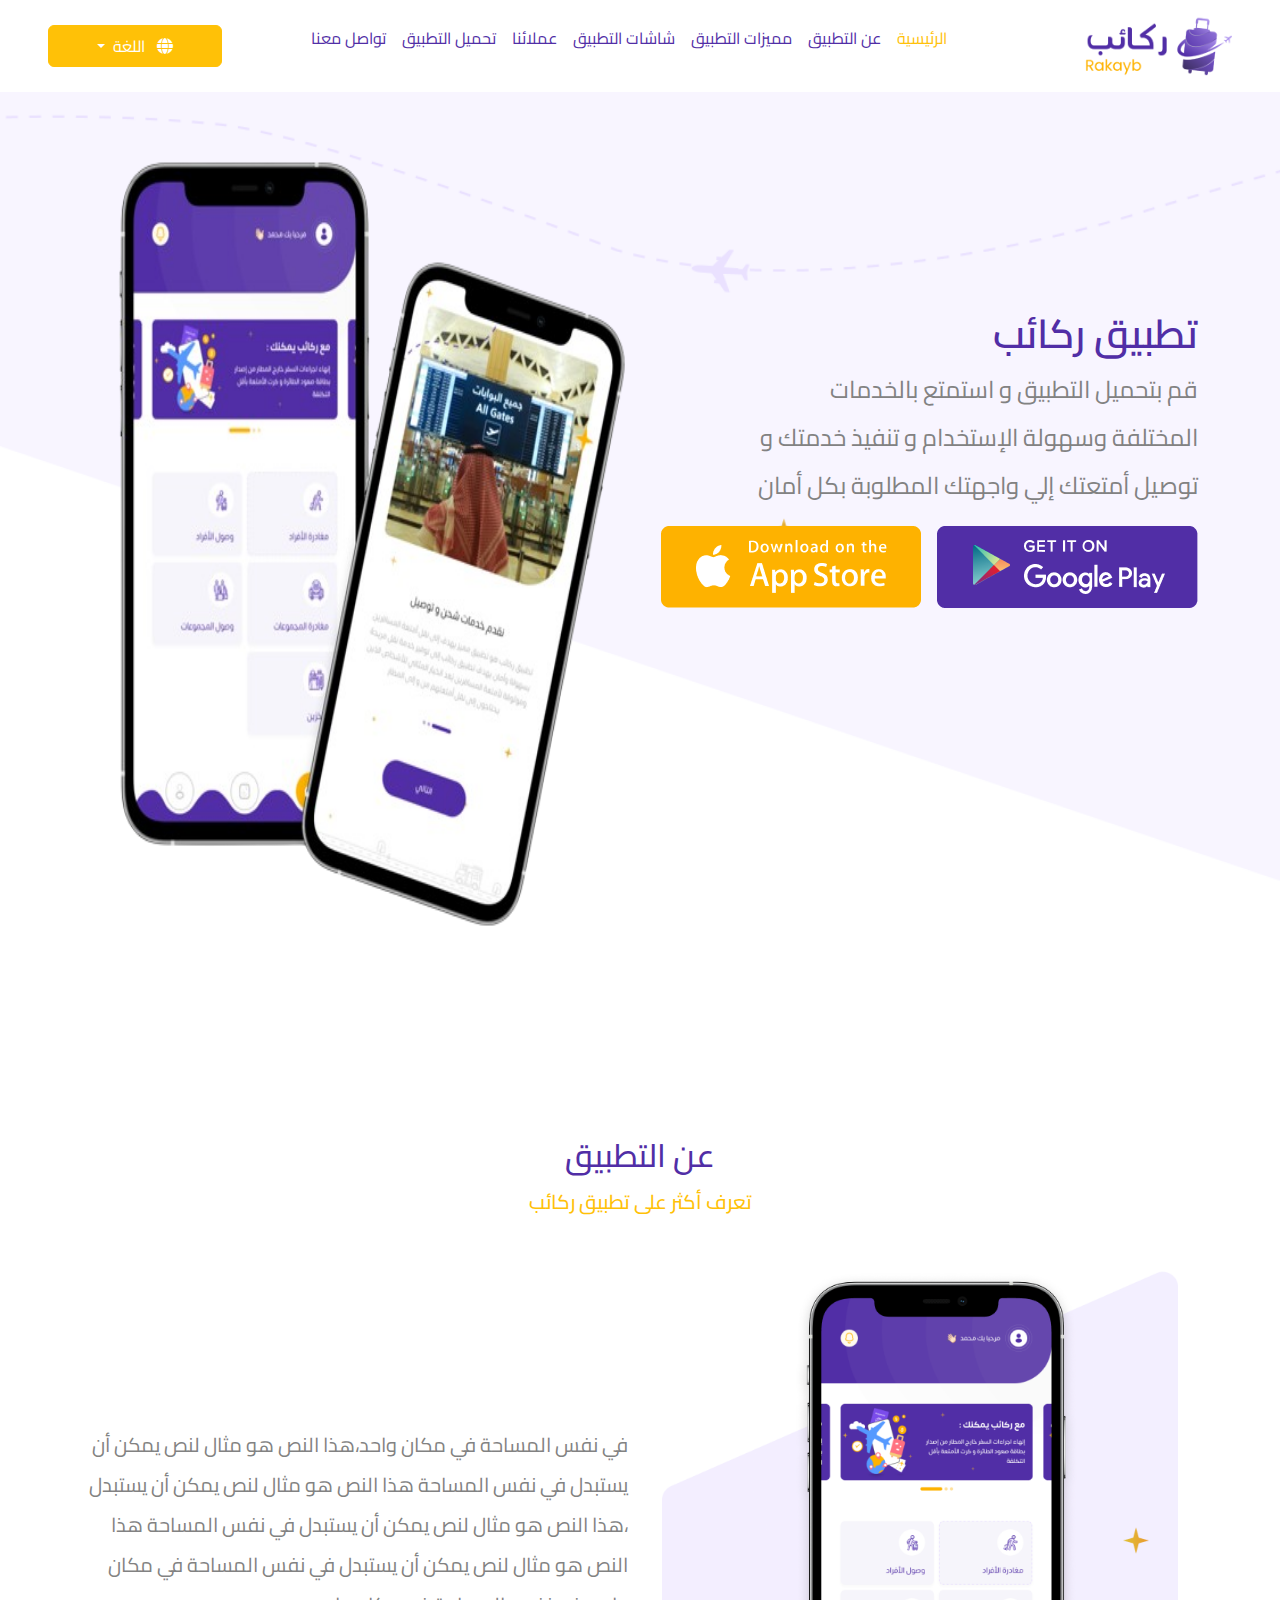
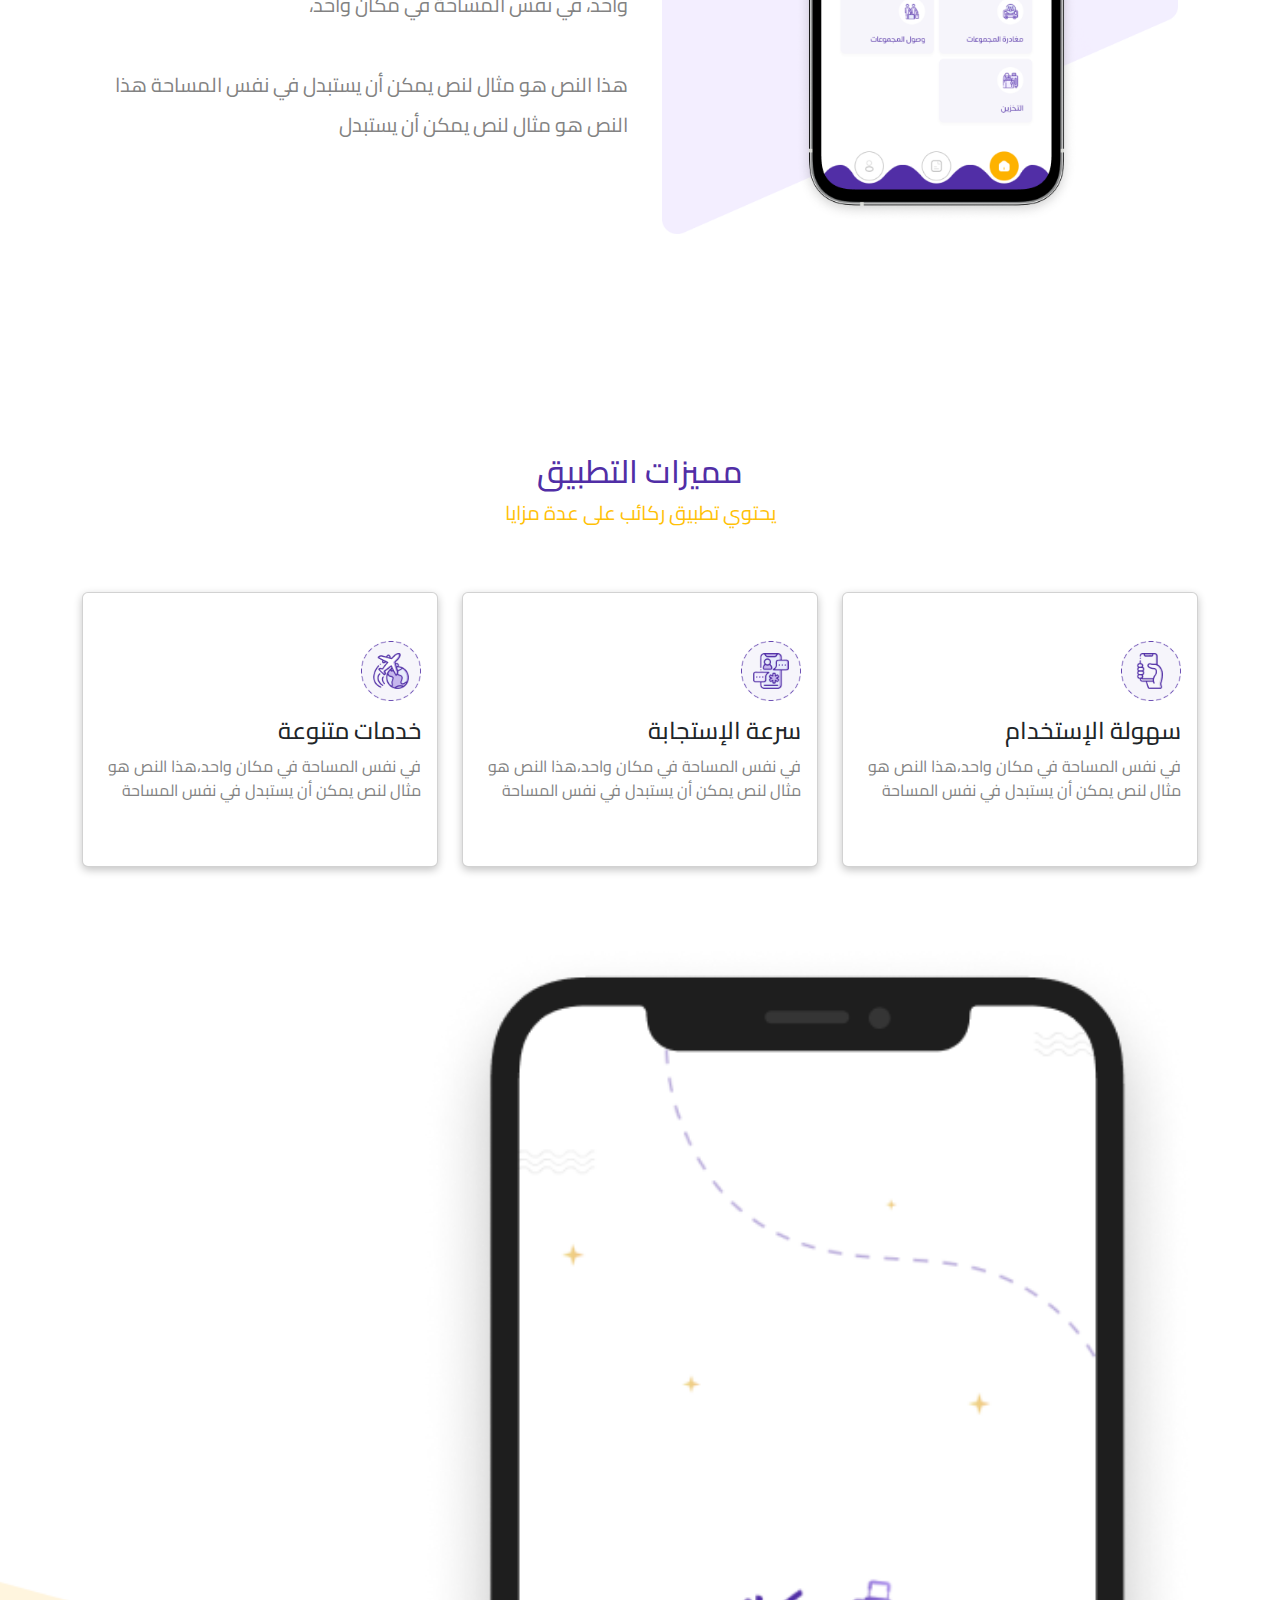
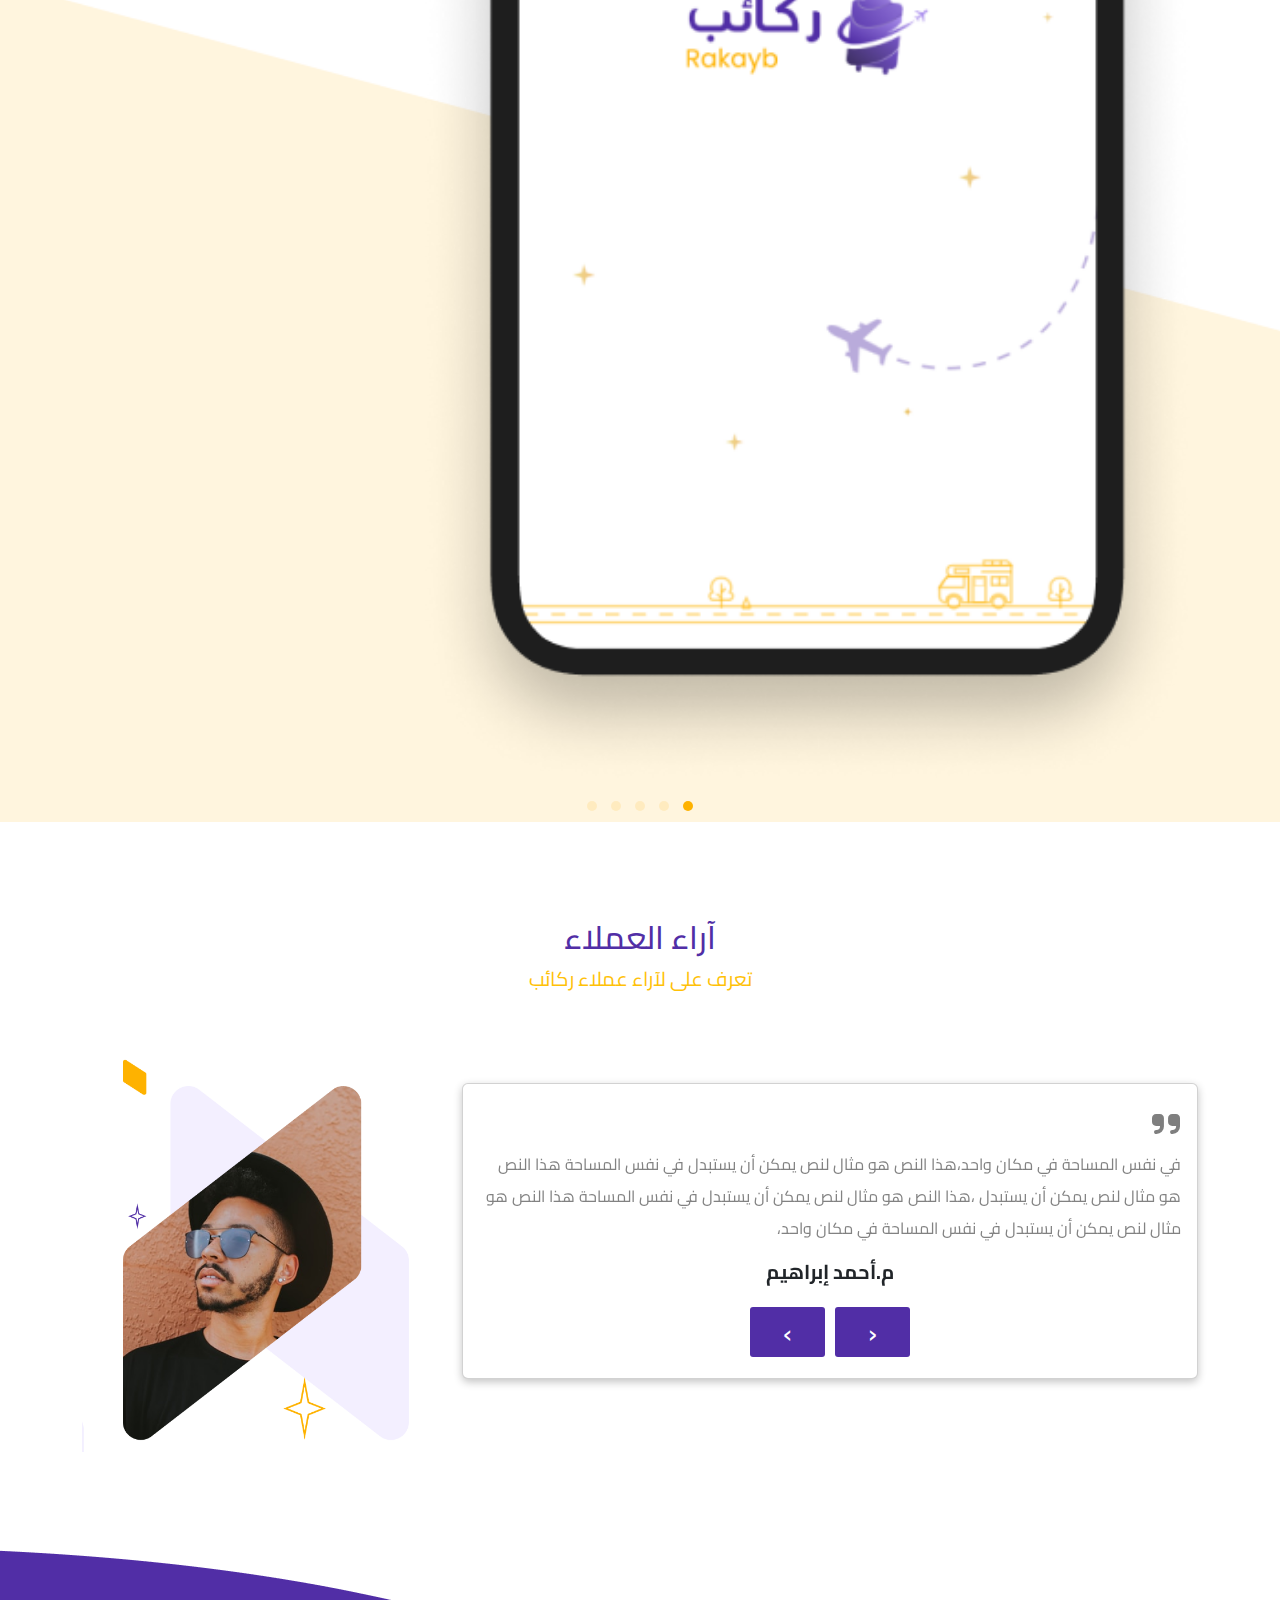
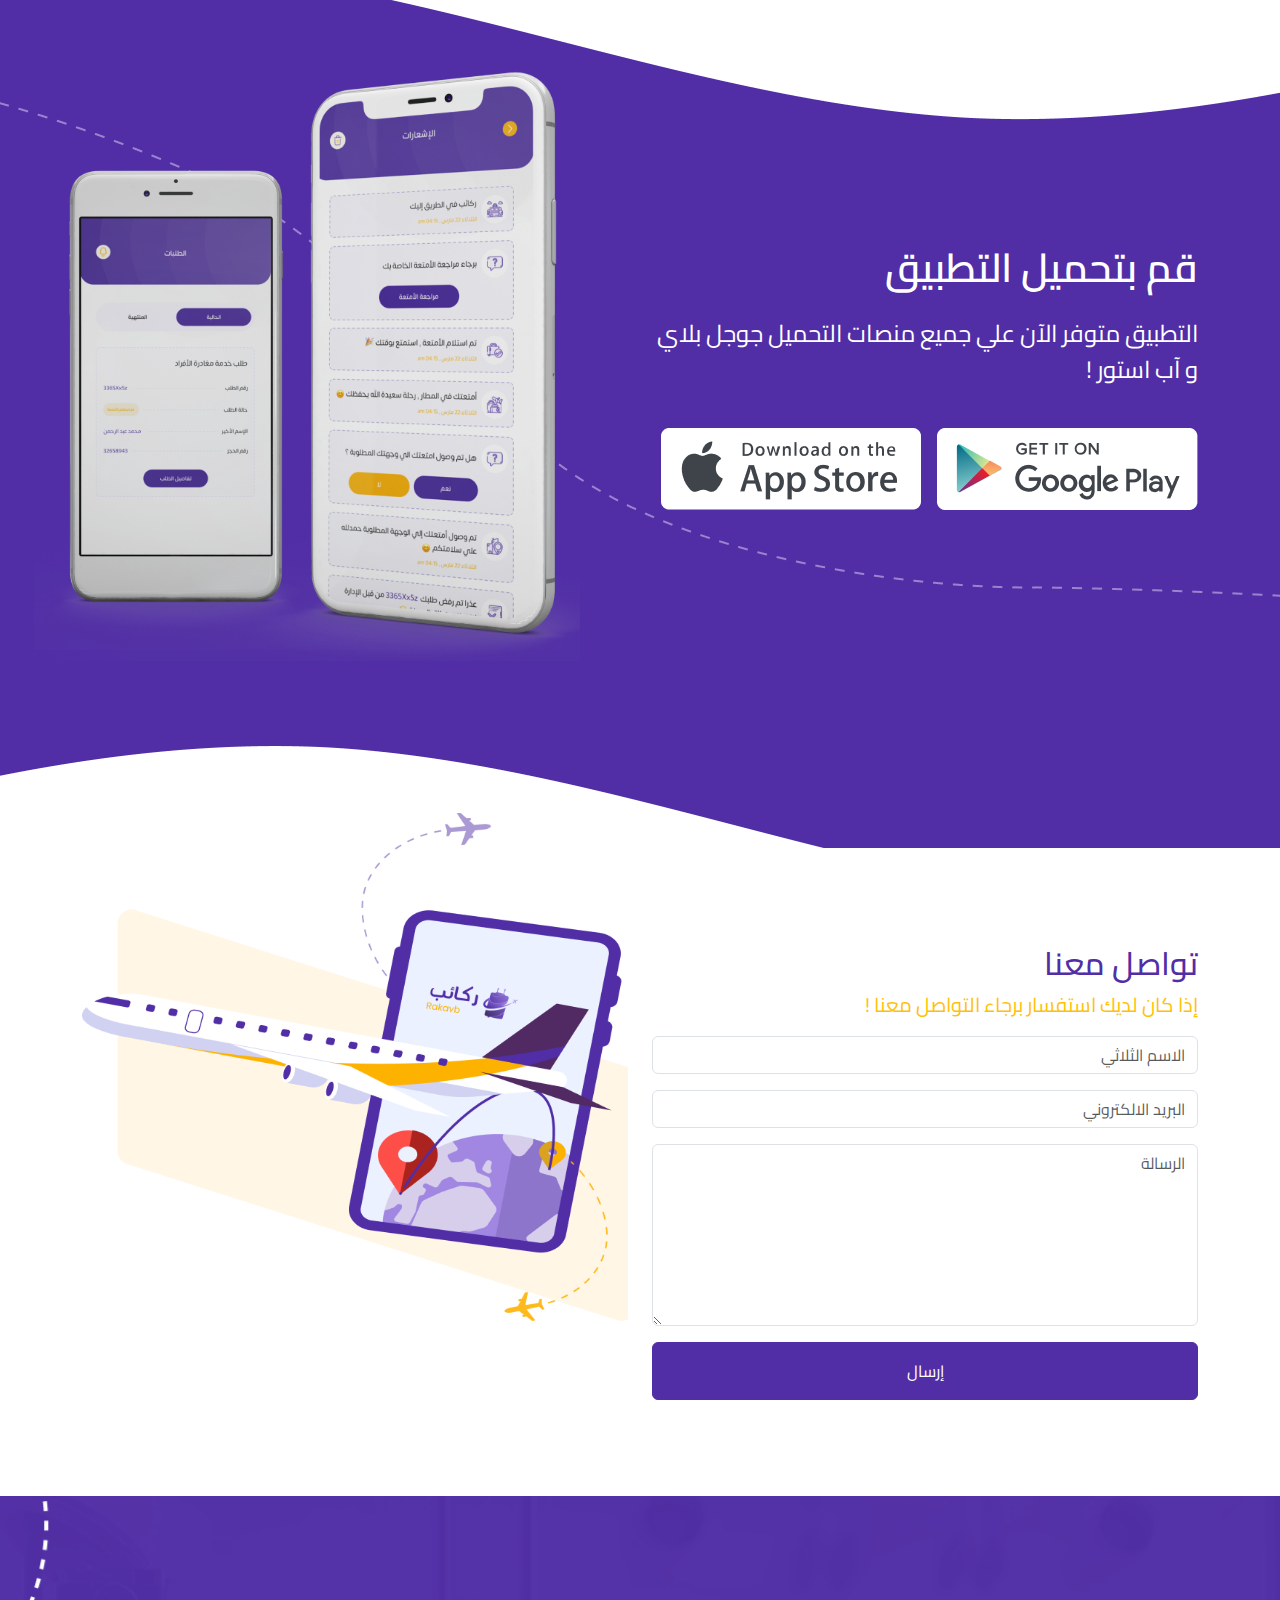
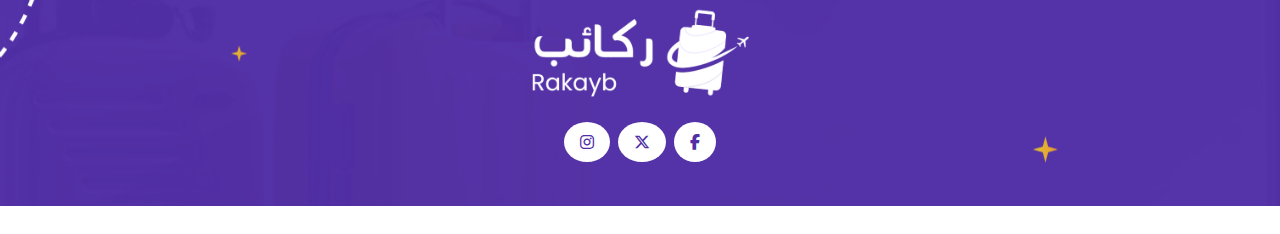
<file: index.html>
<!DOCTYPE html>
<html lang="en" dir="rtl">
<head>
    <meta charset="UTF-8">
    <meta name="viewport" content="width=device-width, initial-scale=1.0">
    <title>ركائب</title>
    <link rel="preconnect" href="https://fonts.googleapis.com">
    <link rel="preconnect" href="https://fonts.gstatic.com" crossorigin>
    <link href="https://fonts.googleapis.com/css2?family=Cairo:wght@200..1000&display=swap" rel="stylesheet">
<link rel="stylesheet" href="./assets/css/owl.carousel.min.css">
<link rel="stylesheet" href="./assets/css/owl.theme.default.min.css">
   
    <link rel="stylesheet" href="./assets/css/bootstrap.rtl.min.css">
    <link rel="stylesheet" href="./assets/css/all.min.css">
    <link rel="stylesheet" href="./assets/css/style.css">
    
</head>
<body>
  <!-- NAVBAR -->
  <header class="d-flex w-100 align-items-center justify-content-between  py-3 px-lg-5 fixed-top bg-white" >
    <a class="logo me-5" href="#"><img src="./assets/images/logo.png" height="60px" alt="logo"></a>
      <div class="icon d-none">
        <div class="line"></div>
        <div class="line"></div>
        <div class="line"></div>
      </div>
      <nav class="nav-bar d-flex ">
        <ul class="list-unstyled d-flex">
          <li >
            <a href="#" class="active d-block text-warning text-decoration-none px-2">الرئيسية</a>
          </li>
          <li>
            <a href="#" class="d-block text-decoration-none px-2" >عن التطبيق</a>
          </li>
          <li>
            <a href="#" class="d-block text-decoration-none px-2">مميزات التطبيق

            </a>
          </li>
          <li>
            <a href="#" class="d-block text-decoration-none px-2">شاشات التطبيق

            </a>
          </li>
          <li>
            <a href="#" class="d-block text-decoration-none px-2">عملائنا</a>
          </li>
          <li>
            <a href="#" class="d-block text-decoration-none px-2">تحميل التطبيق</a>
          </li>
          <li class="">
            <a href="#" class="d-block text-decoration-none px-2" >تواصل معنا</a>
          </li>
      
        </ul>

      </nav>
      <div class="dropdown show">
        <a class="btn btn-warning py-md-2 px-md-5 text-white dropdown-toggle" href="#" role="button" id="dropdownMenuLink" data-bs-toggle="dropdown" aria-haspopup="true" aria-expanded="false">
            <i class="fa-solid fa-globe me-2 mt-1 "></i> اللغة
        </a>
      
        <ul class="dropdown-menu" aria-labelledby="dropdownMenuLink">
          <li><a class="dropdown-item " onclick="changeLanguage('ar')" href="#">العربية</a></li>
          <li> <a class="dropdown-item" onclick="changeLanguage('en')" href="#">English</a></li>
          
        </ul>
      </div>
<!-- END NAVBAR -->
 </header>
 <!-- SECTION HEADER -->
 <section class="page-header py-5">
    <div class="container py-5">
      <div class="row">
        <div class="col-lg-6 pt-5 ">
          <div class="pt-5">
<div class="right-header">

  <h1 class="pt-5">تطبيق ركائب</h1>
  <p class="lh-lg me-5 pe-5 fs-4">قم بتحميل التطبيق و استمتع بالخدمات المختلفة وسهولة الإستخدام و تنفيذ خدمتك و توصيل أمتعتك إلي واجهتك المطلوبة بكل أمان</p>
</div>
<div class="d-md-flex d-sm-block">
  <img src="./assets/images/goole.png" class="me-3 app" alt="">
  <img src="./assets/images/app.png" alt="">
</div>
          </div>
        </div>
        <div class="col-lg-6 text-end pt-5">
          <div>
            <img src="./assets/images/phones.png" class="w-100" style="height: 800px;" alt="">
          </div>
        </div>

      </div>
    </div>
  </section>
  <!--END SECTION HEADER -->
   <!-- ABOUT SECTION -->
<section class="about py-5">

    <div class="container py-5">
      <h2 class="text-center">عن التطبيق</h2>
      <h5 class="text-warning text-center py-2">تعرف أكثر على تطبيق ركائب</h5>
      <div class="row">
        <div class="col-md-6">
  <div>
    <img src="./assets/images/about.png" class="w-100" alt="">
  </div>
      </div>
      <div class="col-md-6  d-flex align-items-center">
  <div class="py-lg-5 ">
  
    <p class="lh-lg fs-5 ">في نفس المساحة في مكان واحد،هذا النص هو مثال لنص يمكن أن يستبدل في نفس المساحة هذا النص هو مثال لنص يمكن أن يستبدل ،هذا النص هو مثال لنص يمكن أن يستبدل في نفس المساحة هذا النص هو مثال لنص يمكن أن يستبدل في نفس المساحة في مكان واحد،
      في نفس المساحة في مكان واحد، <br><br>هذا النص هو مثال لنص يمكن أن يستبدل في نفس المساحة هذا النص هو مثال لنص يمكن أن يستبدل</p>
    </div>
      </div>
        </div>
    </div>
  </section>
  
  
     <!-- END ABOUT SECTION -->
      <!-- ADVANTAGES -->
     <section class="advantages pb-5" >
        <div class="container">
          <h2 class="text-center">مميزات التطبيق</h2>
          <p class="text-center text-warning fs-5 pb-5">يحتوي تطبيق ركائب على عدة مزايا</p>
          <div class="row">
            <div class="col-md-4">
              <div class="card text-start py-5 mb-4">
                <img class="card-img-top ms-3 " src="./assets/images/3.png" style="width: 60px;" alt="Title" />
                <div class="card-body">
                  <h4 class="card-title">سهولة الإستخدام</h4>
                  <p class="card-text">في نفس المساحة في مكان واحد،هذا النص هو مثال لنص يمكن أن يستبدل في نفس المساحة </p>
                </div>
              </div>
              
            </div>
            <div class="col-md-4">
                <div class="card text-start py-5 mb-4">
              <img class="card-img-top ms-3" src="./assets/images/2.png" style="width: 60px;" alt="Title" />
              <div class="card-body">
                <h4 class="card-title">سرعة الإستجابة</h4>
                <p class="card-text">في نفس المساحة في مكان واحد،هذا النص هو مثال لنص يمكن أن يستبدل في نفس المساحة </p>
              </div>
            </div></div>
            <div class="col-md-4">  
              <div class="card text-start py-5">
              <img class="card-img-top ms-3 " src="./assets/images/1.png" style="width: 60px;" alt="Title" />
              <div class="card-body">
                <h4 class="card-title">خدمات متنوعة</h4>
                <p class="card-text">في نفس المساحة في مكان واحد،هذا النص هو مثال لنص يمكن أن يستبدل في نفس المساحة </p>
              </div>
            </div></div>
  
          </div>
        </div>
       </section>
       <!-- END ADVANTAGES -->
        <!-- SLIDER -->

<section class="slider">
    <div class="container">
      <div class="row">
        <div class="col-md-12">
          <div class="owl-carousel  carousel_se_01_carousel owl-theme" id="slider-recruitment">
            <div><img src="./assets/images/Orders.png" style="width: 70%;" class="text-center"  alt=""></div>
            <div><img src="./assets/images/Orders (1).png"  style="width: 50%; height: 40%;"alt=""></div>
            <div><img src="./assets/images/Orders (2).png"  style="width: 50%; height: 40%;"alt=""></div>
            <div><img src="./assets/images/Orders (3).png"  style="width: 50%; height: 40%;"alt=""></div>
            <div><img src="./assets/images/Orders (4).png"  style="width: 50%; height: 40%;"alt=""></div>
  
          </div>
  
  
        </div>
      </div>
    </div>
  </section>
   <!-- END SLIDER -->
<!-- CUSTOMERS -->

    <section class="py-5">

      <div class="container py-5">
        <h2 class="text-center">آراء العملاء</h2>
        <p class="text-center text-warning fs-5 pb-5">تعرف على لآراء عملاء ركائب</p>
        <div class="row">
          <div class="col-md-8  d-flex align-items-center">
            <div class="card text-start mb-5">
              <div class="card-body">
              <div class="owl-carousel owl-theme" id="carousel_se_02_carousel">
                <div>
                  <i class="fa-solid fa-quote-right fa-2x text-black-50 py-2" ></i>
                  <p class="lh-lg">في نفس المساحة في مكان واحد،هذا النص هو مثال لنص يمكن أن يستبدل في نفس المساحة هذا النص هو مثال لنص يمكن أن يستبدل ،هذا النص هو مثال لنص يمكن أن يستبدل في نفس المساحة هذا النص هو مثال لنص يمكن أن يستبدل في نفس المساحة في مكان واحد،</p>
                <h5 class="fw-bold text-center">م.أحمد إبراهيم</h5>  
                </div>
                <div>
                  <i class="fa-solid fa-quote-right fa-2x text-black-50 py-2" ></i>
                  <p class="lh-lg">في نفس المساحة في مكان واحد،هذا النص هو مثال لنص يمكن أن يستبدل في نفس المساحة هذا النص هو مثال لنص يمكن أن يستبدل ،هذا النص هو مثال لنص يمكن أن يستبدل في نفس المساحة هذا النص هو مثال لنص يمكن أن يستبدل في نفس المساحة في مكان واحد،</p>
                <h5 class="fw-bold text-center">م.أحمد إبراهيم</h5>  
                </div>
                <div>
                  <i class="fa-solid fa-quote-right fa-2x text-black-50 py-2" ></i>
                  <p class="lh-lg">في نفس المساحة في مكان واحد،هذا النص هو مثال لنص يمكن أن يستبدل في نفس المساحة هذا النص هو مثال لنص يمكن أن يستبدل ،هذا النص هو مثال لنص يمكن أن يستبدل في نفس المساحة هذا النص هو مثال لنص يمكن أن يستبدل في نفس المساحة في مكان واحد،</p>
                <h5 class="fw-bold text-center">م.أحمد إبراهيم</h5>  
                </div>
              </div>
              </div>
              </div> 
          </div>
          <div class="col-md-4">
    <div>
      <img src="./assets/images/customer.png" class="w-100" alt="">
    </div>
        </div>
          </div>
      </div>
    </section>
        <!-- END CUSTMORES -->
     <!-- DOWNLOAD -->
 <section class="download py-5">
    <div class="container py-5">
      <div class="row">
        <div class="col-lg-6">
          <div>
            <h1 class="text-white pb-3">قم بتحميل التطبيق</h1>
            <p class="text-white fs-4 pb-4">التطبيق متوفر الآن علي جميع منصات التحميل جوجل بلاي و آب استور !</p>
          </div>
          <div class="d-lg-flex d-md-block">
            <img src="./assets/images/Group (2).png" class="me-3 app" alt="">
            <img src="./assets/images/Group (3).png" alt="">
          </div>
        </div>
        <div class="col-lg-6">
          <img src="./assets/images/Mask group.png" class="w-100 mt-4 ms-lg-5 ms-md-0" alt="">
        </div>
      </div>
    </div>
   </section>
   <!-- END DOWNLOAD -->
     <!-- CONTACT US -->


      
         <section class="contact py-5">
          <div class="container py-5">
            <div class="row">
              <div class="col-md-6">
                <h2>تواصل معنا</h2>
                <p class="text-warning fs-5">إذا كان لديك استفسار برجاء التواصل معنا !</p>
                <form>
                  <div class="mb-3">
                    <input type="text" class="form-control" placeholder="الاسم الثلاثي">
                  </div>
                  <div class="mb-3">
                    <input type="email" class="form-control text-start"  id="exampleInputEmail1" aria-describedby="emailHelp" placeholder="البريد الالكتروني" >
                    </div>
                    <div class="mb-3">
                      <textarea class="form-control" id="exampleFormControlTextarea1" rows="7" placeholder="الرسالة"></textarea>
                    </div>
                  <a type="submit" class="btn btn-primary w-100 py-3 text-white">إرسال</a>
                </form>
              </div>
                  <div class="col-md-6">
            <div class="contact-image">
              <img src="./assets/images/contact-us.png" class="w-100" alt="">
            </div>
                </div>
              </div>
          </div>
        </section>
   <!--END CONTACT US -->





          <!-- FOOTER -->
  <footer class="py-5">
    <div class="container py-5">
      <div class="row pt-3">
        <div class="col-md-12">
          <div class="d-flex justify-content-center align-items-center">

            <img src="./assets/images/footer-logo.png" height="90px" alt="">
          </div>
        </div>
      </div>
      <div class="row py-4">
        <div class="col-md-12">
          <div class="d-flex justify-content-center align-content-center social-icons">
           <div class="bg-white rounded-5 rounded-circle px-3 py-2 mx-1  "><i class="fa-brands fa-facebook-f"></i></div>
           <div class="bg-white rounded-5 rounded-circle px-3 py-2 mx-1 "><i class="fa-brands fa-x-twitter"></i></div>
           <div class="bg-white rounded-5 rounded-circle px-3 py-2 mx-1  "><i class="fa-brands fa-instagram"></i></i></div>

          </div>
        </div>
      </div>
    </div>
  </footer>
  <!-- END FOOTER -->
  

 <script src="https://ajax.googleapis.com/ajax/libs/jquery/3.7.1/jquery.min.js"></script>
 <script src="./assets/js/owl.carousel.min.js"></script>
 <script src="./assets/js/script.js"></script>
 <script src="./assets/js/bootstrap.bundle.min.js"></script> 
</body>
</html>
</file>
<file: assets/css/style.css>
/* GLOBAL STYLES */
* {
    box-sizing: border-box;
    margin: 0;
    padding: 0;
}

body {
    font-family: "Cairo", sans-serif;
}

p {
    color: #828282;
}

h1, h2 {
    color: #512EA6;
}

/* NAVBAR */
.nav-bar ul li a {
    color: #512EA6;
    transition: .2s;
}

.nav-bar ul li a:hover {
    color: #FEB200;
}

@media (max-width: 768px) {
    header {
        padding: 0 30px;
    }

    .icon {
        display: block !important;
        cursor: pointer;
    }

    .icon .line {
        width: 30px;
        height: 3px;
        background-color: #575a5e;
        margin: 6px 0;
    }

    .nav-bar, .button {
        display: none;
    }

    .nav-bar.active {
        height: 400px;
    }

    .nav-bar {
        height: 0;
        width: 100vw;
        position: absolute;
        top: 92px;
        left: 0;
        right: 0;
        background: #512EA6;
        overflow: hidden;
        transition: height .5s;
    }

    .nav-bar ul {
        display: block !important;
        width: fit-content;
        margin: 30px;
        opacity: 0;
        transition: opacity .5s;
    }

    .nav-bar.active ul {
        opacity: 1 !important;
    }

    .nav-bar ul li {
        padding-block: 10px;
    }

    .nav-bar ul li a.active, .nav-bar ul li a {
        color: #FEB200 !important;
    }

   
}

/* PAGE HEADER */
.page-header {
    background: url(../images/bg-5.png) center/cover no-repeat;
    min-height: 100vh;
}

h1 {
    font-weight: 600;
}

.right-header {
    padding-top: 70px;
}

@media (max-width: 600px) {
    .app {
        margin-bottom: 10px;
    }
}

/* ADVANTAGES */
.card {
    box-shadow: rgba(0, 0, 0, 0.24) 0px 3px 8px;
}

.advantages .card:hover {
    border: 1px solid #512EA6;
}

/* SLIDER */
.slider {
    background: url(../images/bg-2.png) center/cover no-repeat;
    min-height: 100vh;
}
.owl-theme .owl-dots .owl-dot span{
    background-color: #feb20023;
}
.owl-theme .owl-dots .owl-dot.active span{
    background-color: #FEB200;
}
.owl-theme .owl-dots .owl-dot:hover span{
    background-color: #FEB200;
}
/* CUSTOMERS */
.owl-carousel .owl-nav button.owl-prev,
.owl-carousel .owl-nav button.owl-next {
    background: #512EA6 !important;
    z-index: 1;
    width: 75px;
    height: 50px;
}
.owl-nav button span {
    display: block;
    width: 100%;
    font-size: 30px;
    color: white;
    text-align: center;
}
.owl-carousel .owl-nav button:hover{
    background-color: white !important;
    border: 1px solid #512EA6;
}
.owl-nav button span:hover{
    color: #512EA6;
}

/* DOWNLOAD */
.download {
    background: url(../images/bg-4.png) center/cover no-repeat;
    min-height: 100vh;
}

.download h1 {
    padding-top: 200px;
}

@media (max-width: 900px) {
    .download h1 {
        padding: 116px;
    }
}

/* CONTACT US */
form a {
    background-color: #512EA6 !important;
    border-color: #512EA6 !important;
}

form a:hover {
    background-color: #724ec9 !important;
}
@media (min-width:992px) {
    .contact-image{
        position: relative;
    }
    .contact-image img{
        position: absolute;
        top:-134px;
    }
    
}
/* FOOTER */
footer {
    background-image: url(../images/footer.png);
    height: 310px;
    background-position: center;
    background-repeat: no-repeat;
    background-size: cover;
}

.social-icons i {
    color: #512EA6;
}
</file>
